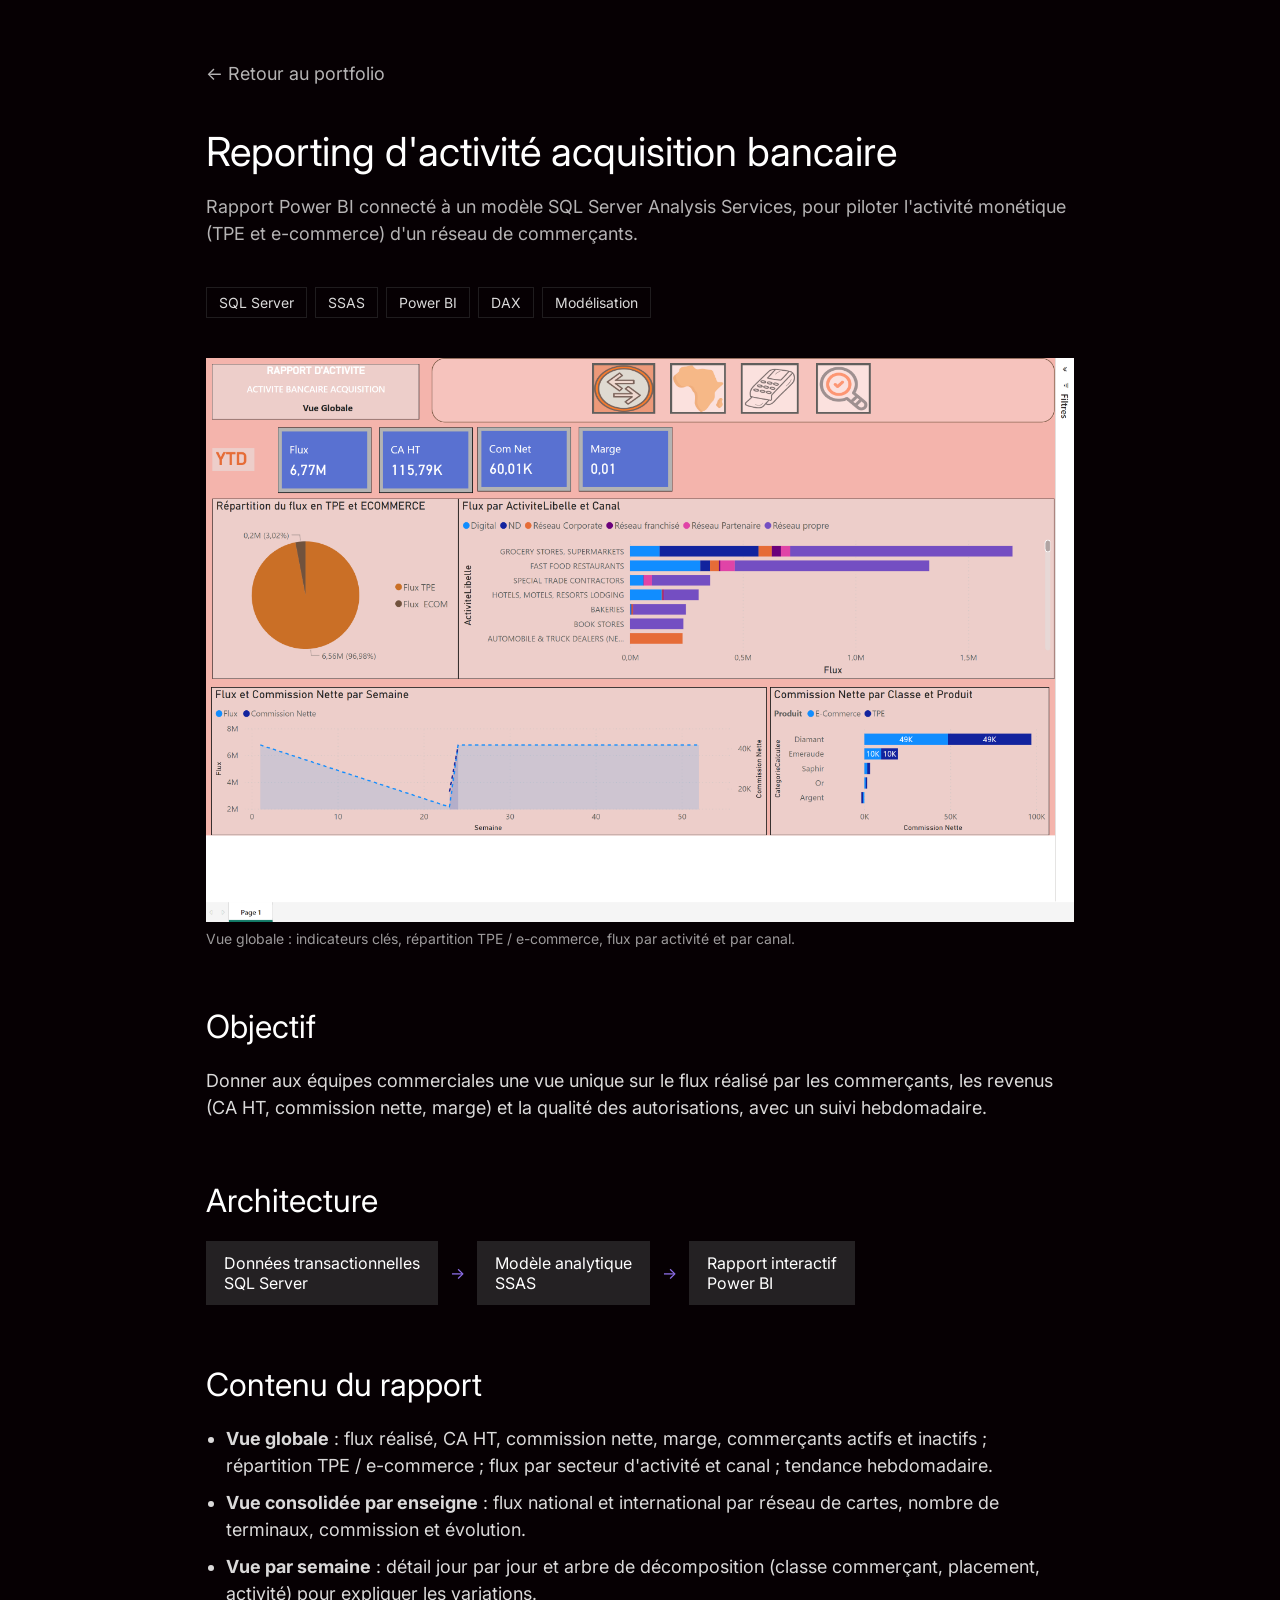
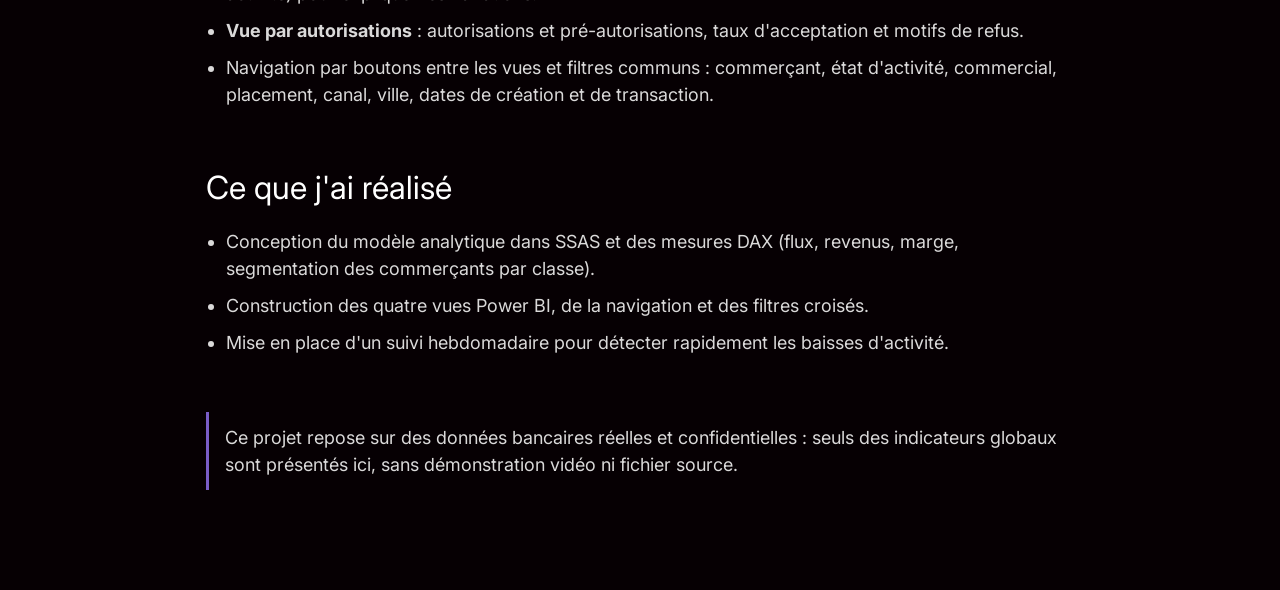
<file: projets/banque-acquisition.html>
<!DOCTYPE html>
<html lang="fr">

<head>
    <meta charset="UTF-8">
    <meta name="viewport" content="width=device-width, initial-scale=1.0">
    <title>Reporting acquisition bancaire | Ingrid AVOCEGAMOU</title>

    <link rel="preconnect" href="https://fonts.googleapis.com">
    <link rel="preconnect" href="https://fonts.gstatic.com" crossorigin>
    <link href="https://fonts.googleapis.com/css2?family=Inter:wght@300;400;500;600&display=swap" rel="stylesheet">
    <link href="../css/resume.css" rel="stylesheet">

    <style>
        .case {
            max-width: 900px;
            margin: 0 auto;
            padding: 60px 16px 100px;
        }

        .case .back {
            display: inline-block;
            margin-bottom: 40px;
            opacity: 0.7;
            color: var(--white);
        }

        .case .back:hover {
            opacity: 1;
        }

        .case h1 {
            font-size: var(--font-40);
            line-height: 125%;
            margin-bottom: 16px;
        }

        .case .lead {
            opacity: 0.7;
            margin-bottom: 40px;
        }

        .case h2 {
            margin: 56px 0 16px;
        }

        .case p,
        .case li {
            opacity: 0.85;
        }

        .case ul {
            padding-left: 20px;
        }

        .case li {
            margin-bottom: 10px;
            font-size: 18px;
            line-height: 150%;
        }

        .case figure img {
            width: 100%;
            height: auto;
            display: block;
        }

        .case figcaption {
            font-size: 14px;
            opacity: 0.6;
            margin-top: 8px;
        }

        .tags {
            display: flex;
            flex-wrap: wrap;
            gap: 8px;
            list-style: none;
            padding: 0 !important;
            margin-bottom: 40px;
        }

        .tags li {
            border: 1px solid var(--gray);
            padding: 4px 12px;
            font-size: 14px;
            margin: 0;
        }

        .flow {
            display: flex;
            flex-wrap: wrap;
            align-items: center;
            gap: 12px;
        }

        .flow span {
            background-color: var(--gray);
            padding: 12px 18px;
        }

        .flow b {
            color: var(--blue);
            font-weight: 400;
        }

        .note {
            border-left: 3px solid var(--blue);
            padding: 12px 16px;
            margin-top: 56px;
        }
    </style>
</head>

<body>
    <main class="case">
        <a class="back" href="../index.html#projects">&larr; Retour au portfolio</a>

        <h1>Reporting d'activité acquisition bancaire</h1>
        <p class="lead">Rapport Power BI connecté à un modèle SQL Server Analysis Services, pour piloter l'activité
            monétique (TPE et e-commerce) d'un réseau de commerçants.</p>

        <ul class="tags">
            <li>SQL Server</li>
            <li>SSAS</li>
            <li>Power BI</li>
            <li>DAX</li>
            <li>Modélisation</li>
        </ul>

        <figure>
            <img src="../img/projects/project_1.png" alt="Vue globale du rapport : flux, chiffre d'affaires, commission et marge">
            <figcaption>Vue globale : indicateurs clés, répartition TPE / e-commerce, flux par activité et par canal.</figcaption>
        </figure>

        <h2>Objectif</h2>
        <p>Donner aux équipes commerciales une vue unique sur le flux réalisé par les commerçants, les revenus
            (CA HT, commission nette, marge) et la qualité des autorisations, avec un suivi hebdomadaire.</p>

        <h2>Architecture</h2>
        <div class="flow">
            <span>Données transactionnelles<br>SQL Server</span><b>&rarr;</b>
            <span>Modèle analytique<br>SSAS</span><b>&rarr;</b>
            <span>Rapport interactif<br>Power BI</span>
        </div>

        <h2>Contenu du rapport</h2>
        <ul>
            <li><strong>Vue globale</strong> : flux réalisé, CA HT, commission nette, marge, commerçants actifs et
                inactifs ; répartition TPE / e-commerce ; flux par secteur d'activité et canal ; tendance hebdomadaire.</li>
            <li><strong>Vue consolidée par enseigne</strong> : flux national et international par réseau de cartes,
                nombre de terminaux, commission et évolution.</li>
            <li><strong>Vue par semaine</strong> : détail jour par jour et arbre de décomposition (classe commerçant,
                placement, activité) pour expliquer les variations.</li>
            <li><strong>Vue par autorisations</strong> : autorisations et pré-autorisations, taux d'acceptation et
                motifs de refus.</li>
            <li>Navigation par boutons entre les vues et filtres communs : commerçant, état d'activité, commercial,
                placement, canal, ville, dates de création et de transaction.</li>
        </ul>

        <h2>Ce que j'ai réalisé</h2>
        <ul>
            <li>Conception du modèle analytique dans SSAS et des mesures DAX (flux, revenus, marge, segmentation des
                commerçants par classe).</li>
            <li>Construction des quatre vues Power BI, de la navigation et des filtres croisés.</li>
            <li>Mise en place d'un suivi hebdomadaire pour détecter rapidement les baisses d'activité.</li>
        </ul>

        <p class="note">Ce projet repose sur des données bancaires réelles et confidentielles : seuls des indicateurs
            globaux sont présentés ici, sans démonstration vidéo ni fichier source.</p>
    </main>
</body>

</html>
</file>
<file: css/resume.css>
* {
    margin: 0;
    padding: 0;
    box-sizing: border-box;
}

:root {
    --black: #060003;
    --gray: #242123;
    --white: #FFFFFF;
    --blue: #8E6EEA;
    --border-gradient: linear-gradient(227.58deg, #F4492F -44.04%, #F367A5 42.36%, #553DEB 113.95%);

    --font-96: clamp(56px, 8vw, 96px);
    --font-40: clamp(24px, 6vw, 40px);
    --font-32: clamp(24px, 4vw, 32px);
}

html {
    font-family: "Inter";
    color: var(--white);

    overflow-x: hidden;
}

body {
    background-color: var(--black);
}

/* TYPOGRAPHY */
h1 {
    font-style: normal;
    font-weight: 400;
    font-size: var(--font-96);
    line-height: 116px;
}

h2 {
    font-weight: 400;
    font-size: var(--font-32);
    line-height: 150%;
    margin-bottom: 30px;
}

p,
a {
    font-weight: 400;
    font-size: 18px;
    line-height: 150%;
    text-decoration: none;
}

p {
    opacity: 0.7;
}

/* LAYOUTS */

.flex-center {
    display: flex;
    justify-content: center;
    align-items: center;
}

.flex-start {
    display: flex;
    justify-content: flex-start;
    align-items: center;
}

.flex-between {
    display: flex;
    justify-content: space-between;
    align-items: center;
    flex-wrap: wrap;
}

/* === UNIVERSAL STYLES === */

/* List */

.flex-list {
    display: flex;
    justify-content: center;
    align-items: center;
    flex-wrap: wrap;
    list-style: none;
}

.flex-list li {
    margin: 12px;
    transition: 250ms ease all;
}

.flex-list li a {
    color: var(--white);
    text-decoration: none;
    opacity: 1;

    display: block;
    transition: 250ms ease all;
}

.list-items-circle li a {
    border: 2px solid var(--black);
    border-radius: 50%;
}

.list-items-circle li a:hover {
    background-color: var(--white);
    border: 2px solid var(--white);
}

.list-items-circle li a .fab {
    width: 80px;
    height: 80px;
    font-size: 30px;

    display: flex;
    justify-content: center;
    align-items: center;
    border-radius: 50%;

    transition: 250ms ease all;
}

.list-items-circle li a .icon-x svg {
    display: block;
}

.list-items-circle li a:hover .fab {
    color: var(--black);
}

.contact .list-items-circle li a {
    border: 2px solid var(--white);
}

.contact .list-items-circle li a:hover {
    background-color: var(--white);
    border: 2px solid var(--white);
}

.flex-list hr {
    height: 30px;
    margin: 0 50px;
}

/* Profile Image */

.profile-container {
    min-width: 88px;
    width: 88px;
    height: 88px;
    margin: 12px;
    position: relative;
}

.profile-container .profile {
    position: absolute;
    top: 50%;
    left: 50%;
    transform: translate(-50%, -50%);

    width: 80px;
    height: 80px;
    border-radius: 50%;
}

.profile-container .ring {
    position: absolute;
    top: 50%;
    left: 50%;
    transform: translate(-50%, -50%);
}

.header,
.section {
    min-height: 850px;
    padding: 110px;
}

/* HEADER */

.header {
    background-image: url('../img/Background.png');
    background-repeat: no-repeat;
    background-size: cover;

    display: flex;
    flex-direction: column;
    justify-content: flex-end;
    align-items: flex-start;
}

.header .header-links,
.contact .contact-links,
.header h1 {
    color: var(--black);
    margin-bottom: 45px;
}

.header .flex-list {
    color: var(--black);
}

.header .flex-list li a {
    color: var(--black);
}

.header .flex-list li:hover,
.header .flex-list li a:hover {
    color: var(--white);
}

.header .flex-list hr {
    border: 1px solid var(--black);
}

/* === ABOUT === */

.about {
    background-image: url('../img/Vector.png');
    background-repeat: no-repeat;
    background-size: cover;
    background-position: center;
}

.about h2 {
    max-width: 900px;
    font-weight: 400;
    font-size: var(--font-40);
    line-height: 150%;

    margin-bottom: 180px;
}

.about .achievements {
    list-style: none;

}

.about .achievements li {
    margin: 15px 0;
}

/* === PROJECTS === */

.projects .projects-link {
    color: var(--white);
    margin-bottom: 30px;

    opacity: 0.7;
    transition: 250ms ease all;
}

.projects .projects-link:hover {
    opacity: 1;
}

.projects .cards {
    justify-content: space-evenly;
    flex-wrap: wrap;
}

.projects .card {
    border: 1px solid var(--gray);

    height: 510px;
    width: 100%;
    max-width: 390px;
    padding: 30px;
    margin: 20px auto;

    display: flex;
    flex-direction: column;
}

.projects .card img {
    width: 100%;
    max-width: 325px;
    height: auto;
    margin: 0 auto 16px;

    aspect-ratio: 16 / 9;
    object-fit: cover;
    object-position: top;
}

.projects .card .card-title {
    font-weight: 400;
    font-size: 24px;
    line-height: 150%;
    margin-bottom: 8px;
}

.projects .card .card-description {
    margin-bottom: 24px;
}

.projects .card .card-buttons {
    display: flex;
    justify-content: space-between;
    gap: 16px;
    margin-top: auto;
}

.projects .card .card-buttons .card-button--site,
.projects .card .card-buttons .card-button--code {
    width: 150px;
    height: 60px;

    display: flex;
    justify-content: center;
    align-items: center;

    opacity: 1;
    color: var(--white);
    font-family: inherit;
    font-size: 18px;
    background: none;
    border: none;
    cursor: pointer;

    transition: 250ms ease all;
}

.projects .card .card-buttons .card-button--site {
    background-color: var(--gray);
}

.projects .card .card-buttons .card-button--code {
    border: 1px solid var(--gray);
}

.projects .card .card-buttons .card-button--site:hover,
.projects .card .card-buttons .card-button--code:hover {
    background-color: var(--white);
    color: var(--black);
}

/* Fenêtre d'aperçu */
.modal[hidden],
.modal-nav[hidden] {
    display: none;
}

.modal {
    position: fixed;
    inset: 0;
    z-index: 1000;
    background-color: rgba(6, 0, 3, 0.92);

    display: flex;
    justify-content: center;
    align-items: center;
    padding: 64px 16px 16px;
}

.modal-content {
    position: relative;
    width: 100%;
    max-width: 1200px;
}

.modal-body img {
    display: block;
    width: 100%;
    max-height: 78vh;
    object-fit: contain;
    background-color: var(--white);
}

.modal-video {
    position: relative;
    aspect-ratio: 16 / 9;
}

.modal-video iframe {
    position: absolute;
    inset: 0;
    width: 100%;
    height: 100%;
    border: 0;
}

.modal-close {
    position: absolute;
    top: -52px;
    right: 0;
    font-size: 40px;
    line-height: 1;
    color: var(--white);
    background: none;
    border: none;
    cursor: pointer;
}

.modal-nav {
    display: flex;
    justify-content: center;
    align-items: center;
    gap: 24px;
    margin-top: 16px;
}

.modal-nav button {
    width: 56px;
    height: 44px;
    font-size: 22px;
    color: var(--white);
    background-color: var(--gray);
    border: none;
    cursor: pointer;
    transition: 250ms ease all;
}

.modal-nav button:hover {
    background-color: var(--white);
    color: var(--black);
}

/* === EXPERIENCE === */

.experience-description {
    max-width: 900px;
    margin-bottom: 125px;

    font-weight: 400;
    font-size: var(--font-32);
    line-height: 150%;

    opacity: 1;
    position: relative;
}

.experience-description img {
    position: absolute;
    top: 50%;
    right: -200px;
    transform: translate(-50%, -50%);

    pointer-events: none;
}

.experience h2 {
    border-left: 2px solid var(--white);
    padding-left: 24px;
}

.experience .experience-cards {
    justify-content: flex-start;
    align-items: flex-start;
    flex-wrap: wrap;
}

.experience .experience-card {
    width: 370px;
    padding: 0 30px 30px 0;
}

.experience .experience-card .card-title {
    font-size: 18px;
    line-height: 150%;
}

.experience .experience-card .card-title .highlight {
    opacity: 0.7;
    font-weight: 400;
}

.experience .experience-card .card-years {
    color: var(--blue);
    font-weight: 500;
    font-size: 18px;
    line-height: 150%;
    margin-bottom: 24px;
    opacity: 1;
}

.experience .experience-card .card-list .card-list-item {
    margin: 0 0 16px 16px;
    opacity: 0.7;
}

/* === SKILLS === */

.skills {
    background-image: url('../img/Vector.png');
    background-repeat: no-repeat;
    background-size: cover;
}

.skills .skill-cards {
    flex-wrap: wrap;
}

.skills .skill-card {
    background-image: url('../img/Background.png');
    background-repeat: no-repeat;
    background-size: cover;
    background-color: #060003;
    background-blend-mode: darken;
    width: 170px;
    height: 170px;
    margin: 0 30px 30px 0;
    border: 1px solid var(--gray);

    cursor: pointer;

    transition: 500ms ease all;
}

.skills .skill-card .fab {
    font-size: 80px;
    opacity: 0.7;
    transition: 500ms ease all;
}

.skills .skill-card:hover {
    background-blend-mode: normal;
}

.skills .skill-card:hover .fab {
    opacity: 1;
}

.skills .skill-list {
    list-style: none;
    flex-wrap: wrap;
}

.skills .skill-list li {
    display: flex;
    justify-content: center;
    align-items: center;
}

.skills .skill-list li img {
    margin: 10px;
}

/* === CONTACT === */

.contact {
    display: flex;
    flex-direction: column;
    justify-content: center;
    align-items: flex-start;
}

.contact h1,
.contact p {
    max-width: 750px;
    margin-bottom: 45px;
}

.contact .flex-list li:hover,
.contact .flex-list li a:hover {
    color: var(--blue);
}

/* === FOOTER === */

.footer {
    min-height: 88px;
    background-color: var(--gray);
}

/* === MEDIA STYLES === */

@media all and (max-width: 1200px) {
    .contact-details {
        align-items: flex-start;
        flex-direction: column;
    }

    .contact-details li {
        margin: 10px;
    }

    .contact-details li a {
        margin: 0;
    }

    .contact-details hr {
        display: none;
    }
}

@media all and (max-width: 992px) {
    .skills .skill-card {
        width: 125px;
        height: 125px;
    }
}

@media all and (max-width: 767px) {

    .header,
    .section {
        min-height: auto;
        padding: 56px 16px;
    }

    h1 {
        font-size: 40px;
        line-height: 120%;
        overflow-wrap: anywhere;
    }

    .header .header-links {
        flex-wrap: wrap;
    }

    .list-items-circle li a .fab {
        width: 56px;
        height: 56px;
        font-size: 24px;
    }

    .flex-list li {
        margin: 8px;
    }

    .about h2 {
        margin-bottom: 80px;
    }

    .experience-description {
        margin-bottom: 64px;
    }

    .experience-description img {
        display: none;
    }

    .projects .card {
        height: auto;
        min-height: 480px;
        padding: 20px;
    }

    .projects .card .card-buttons .card-button--site,
    .projects .card .card-buttons .card-button--code {
        flex: 1;
        width: auto;
    }

    .skills .skill-card {
        width: 96px;
        height: 96px;
        margin: 0 16px 16px 0;
    }

    .skills .skill-card .fab {
        font-size: 48px;
    }
}
</file>
